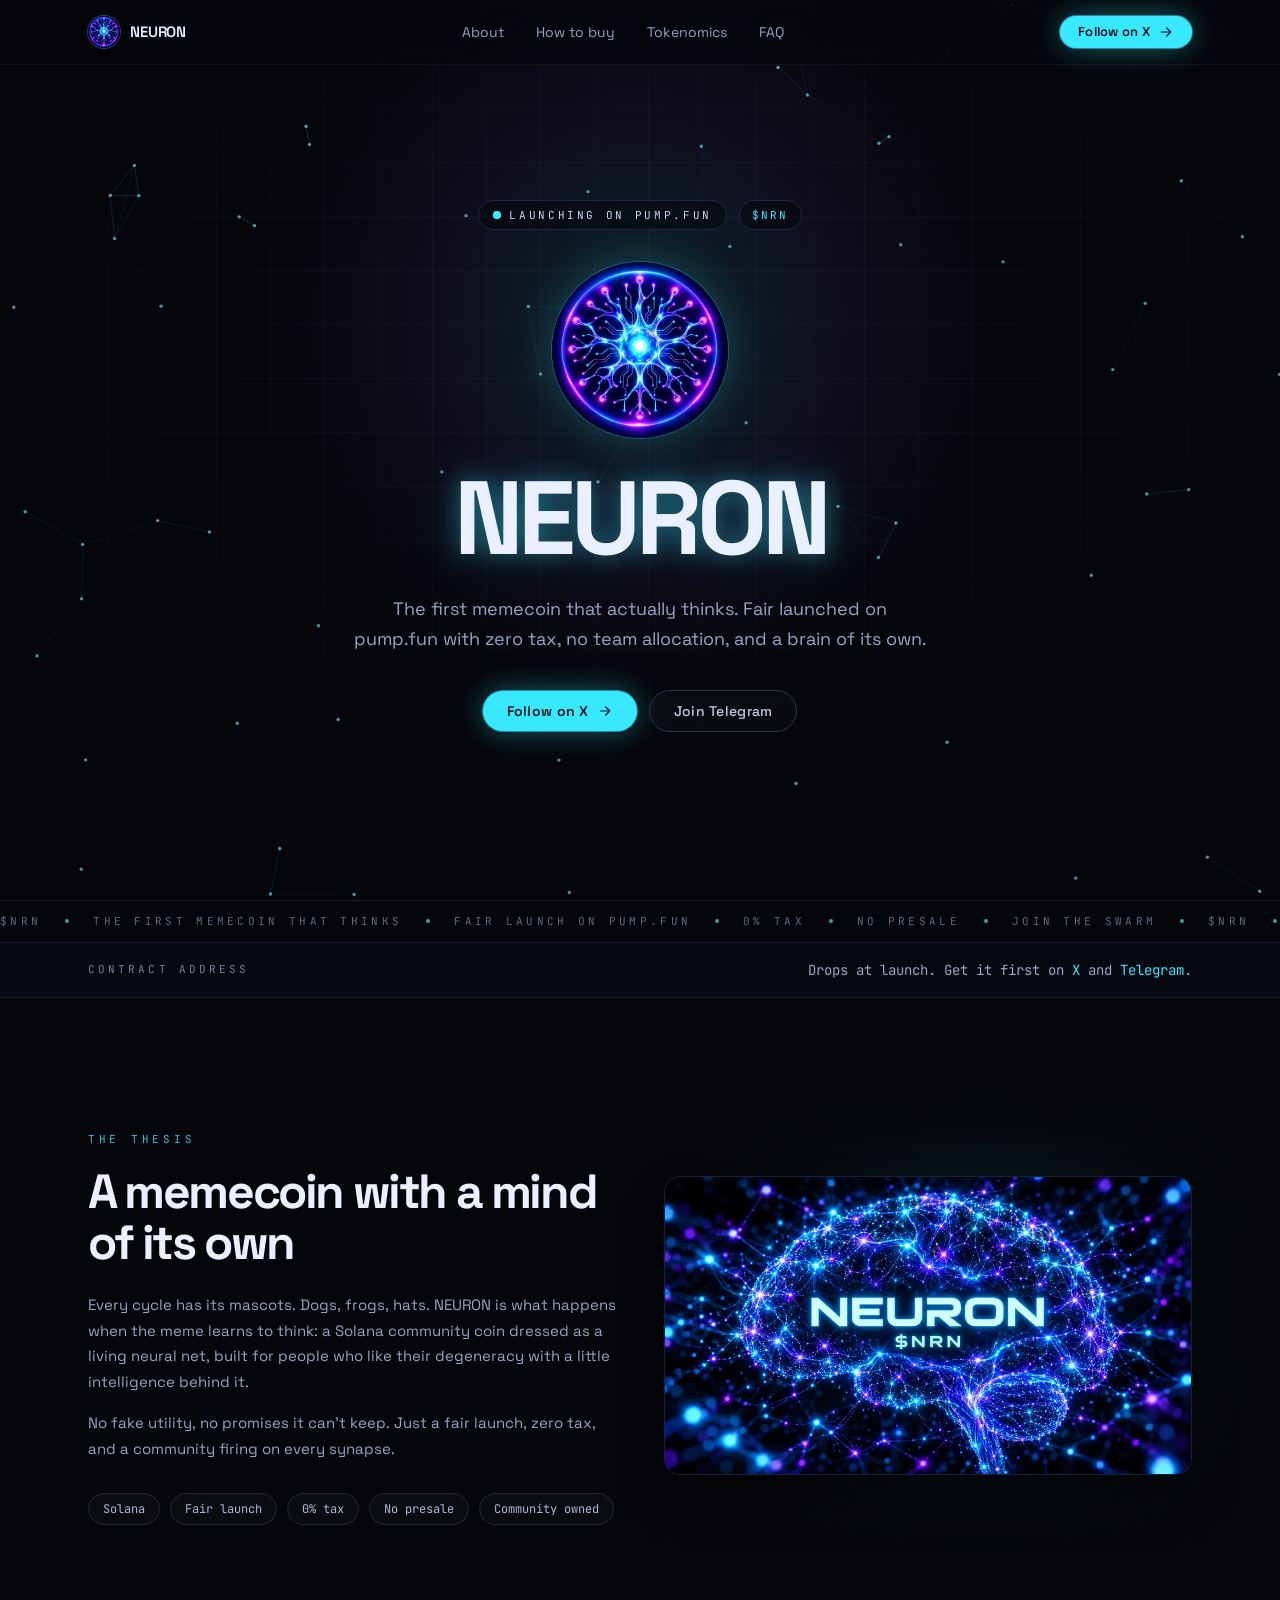
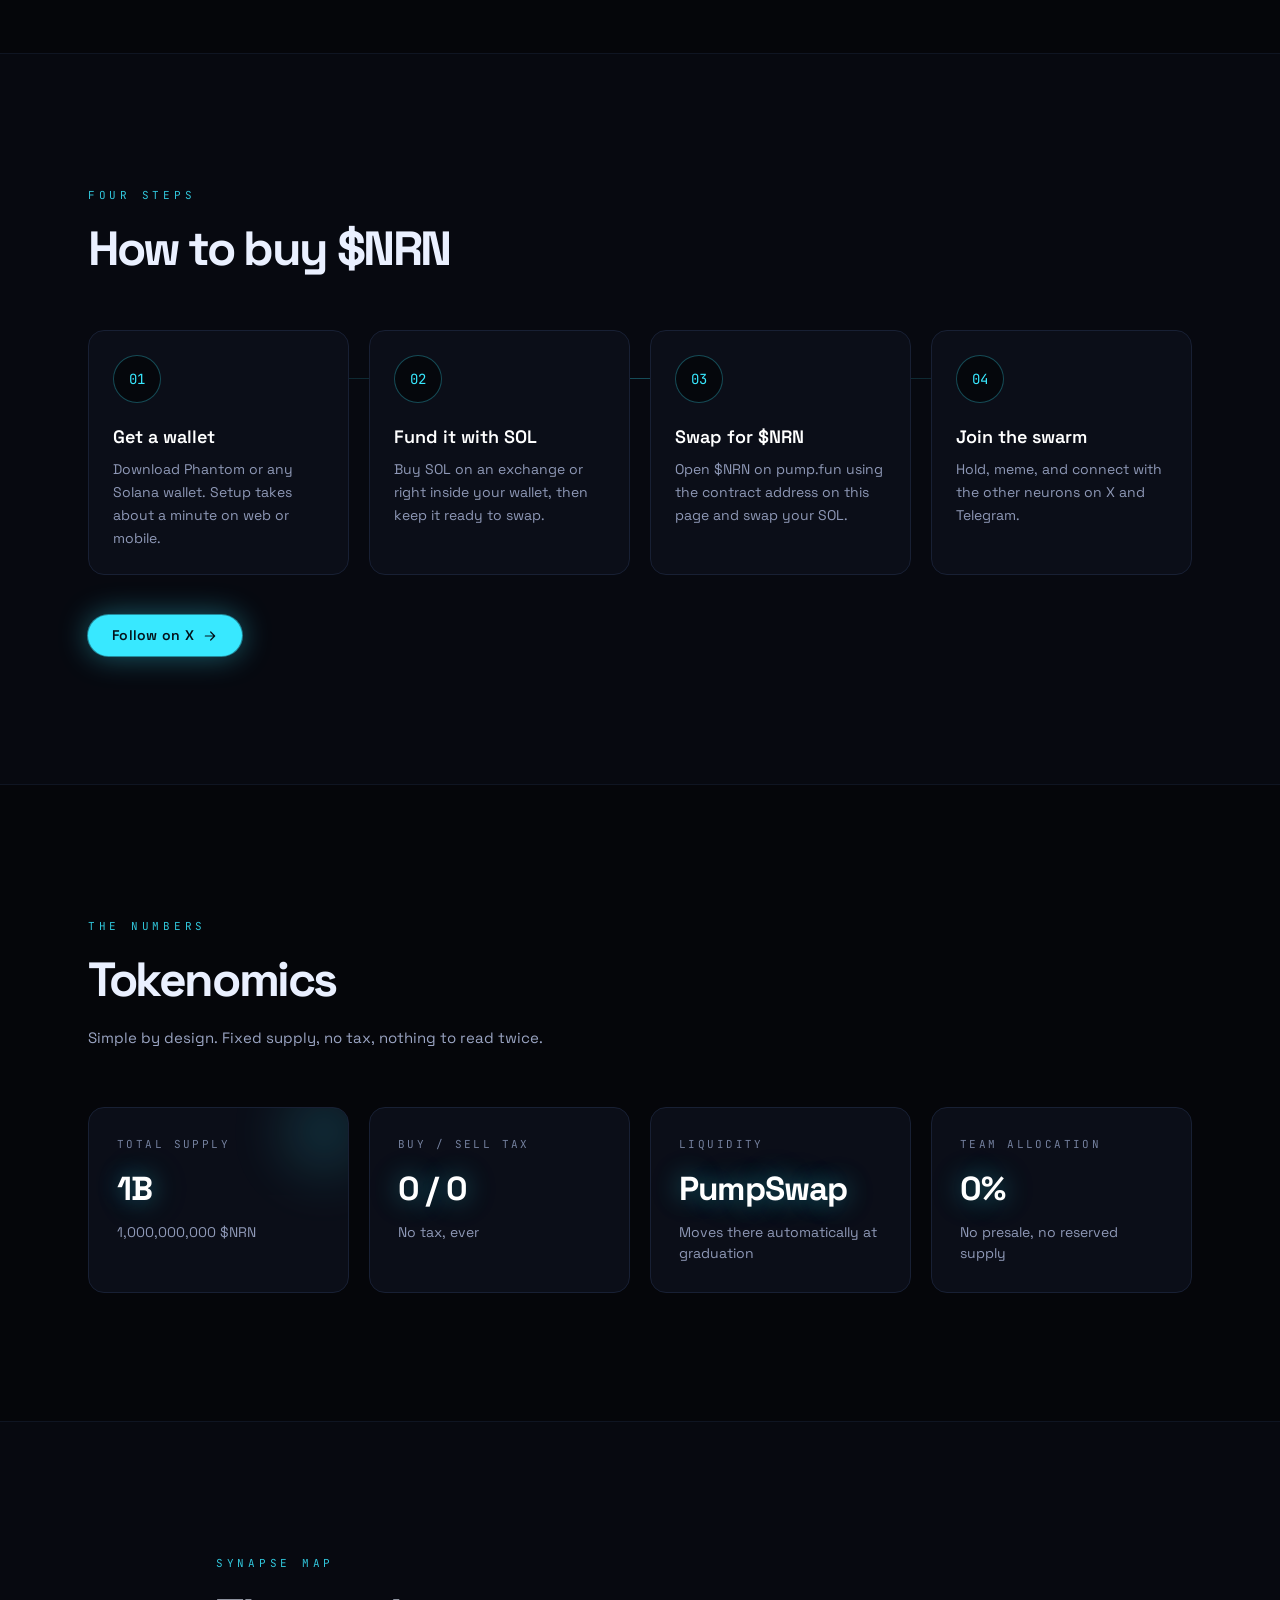
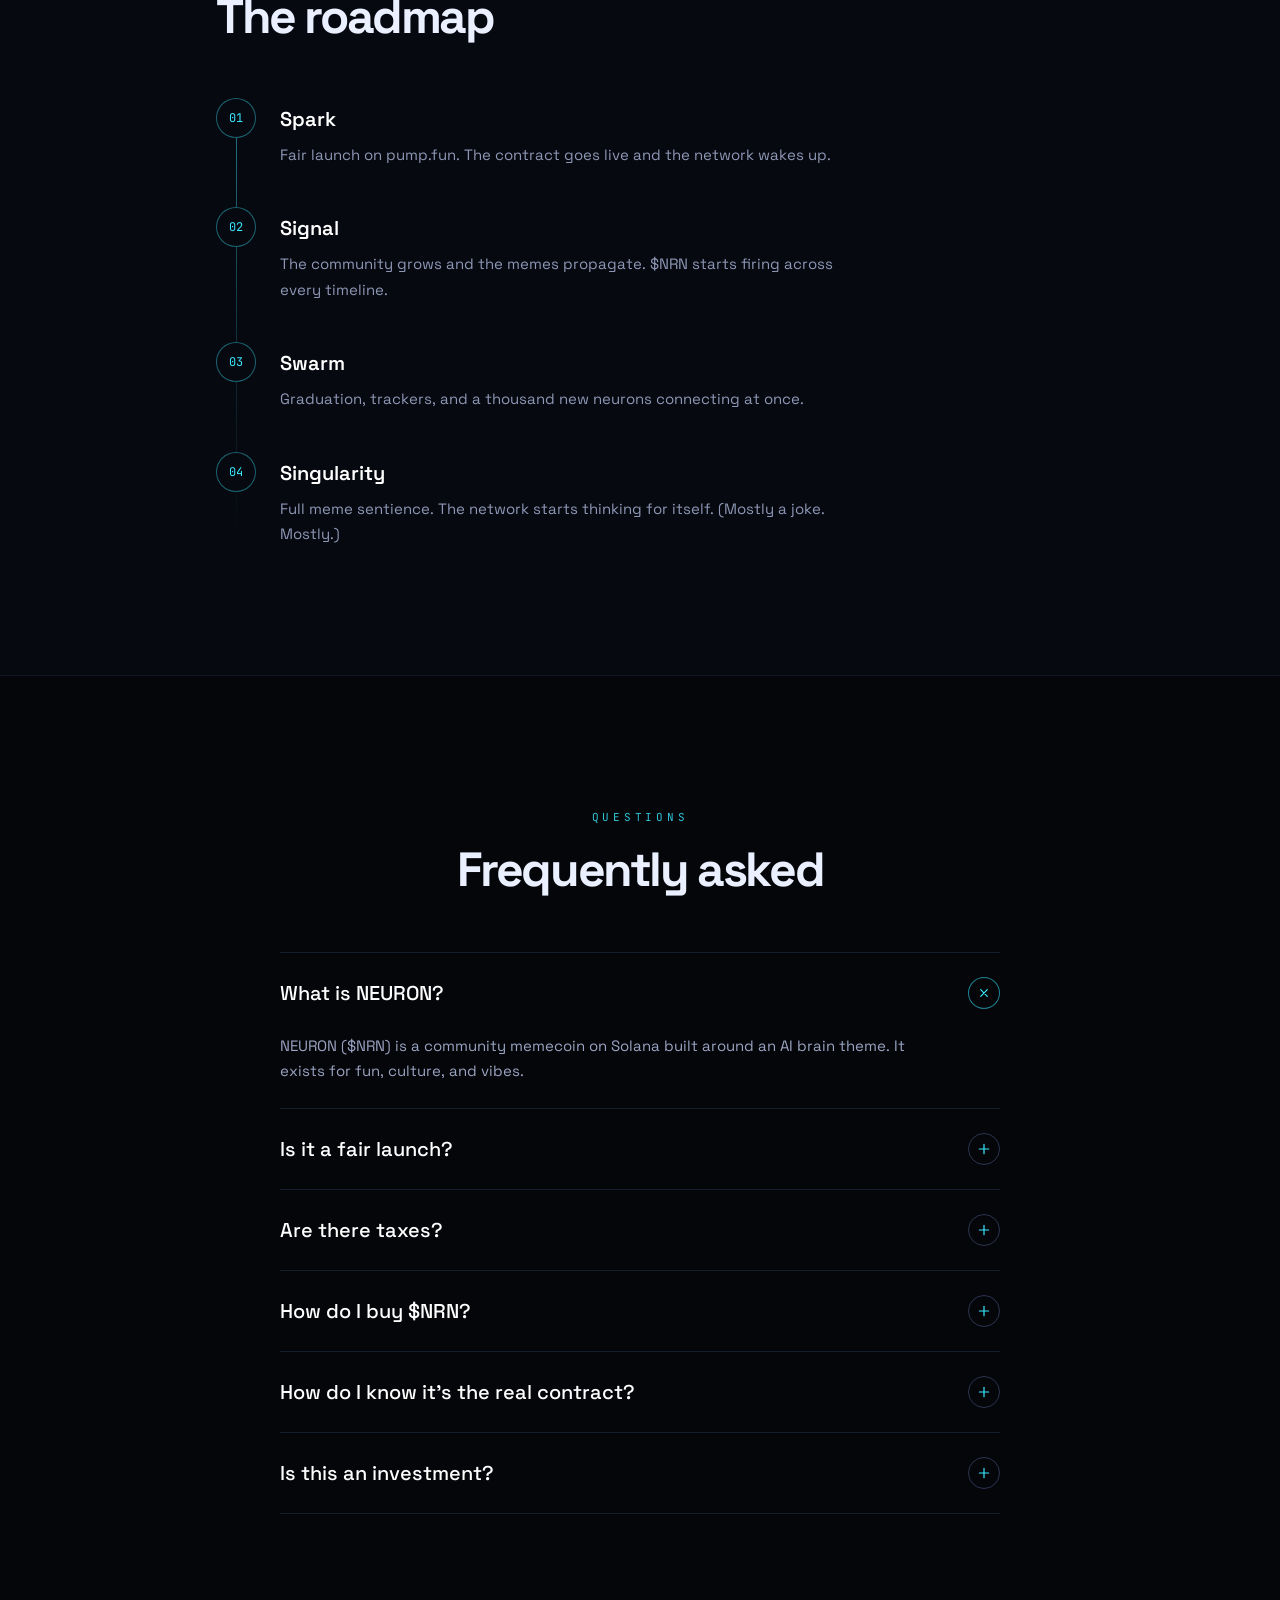
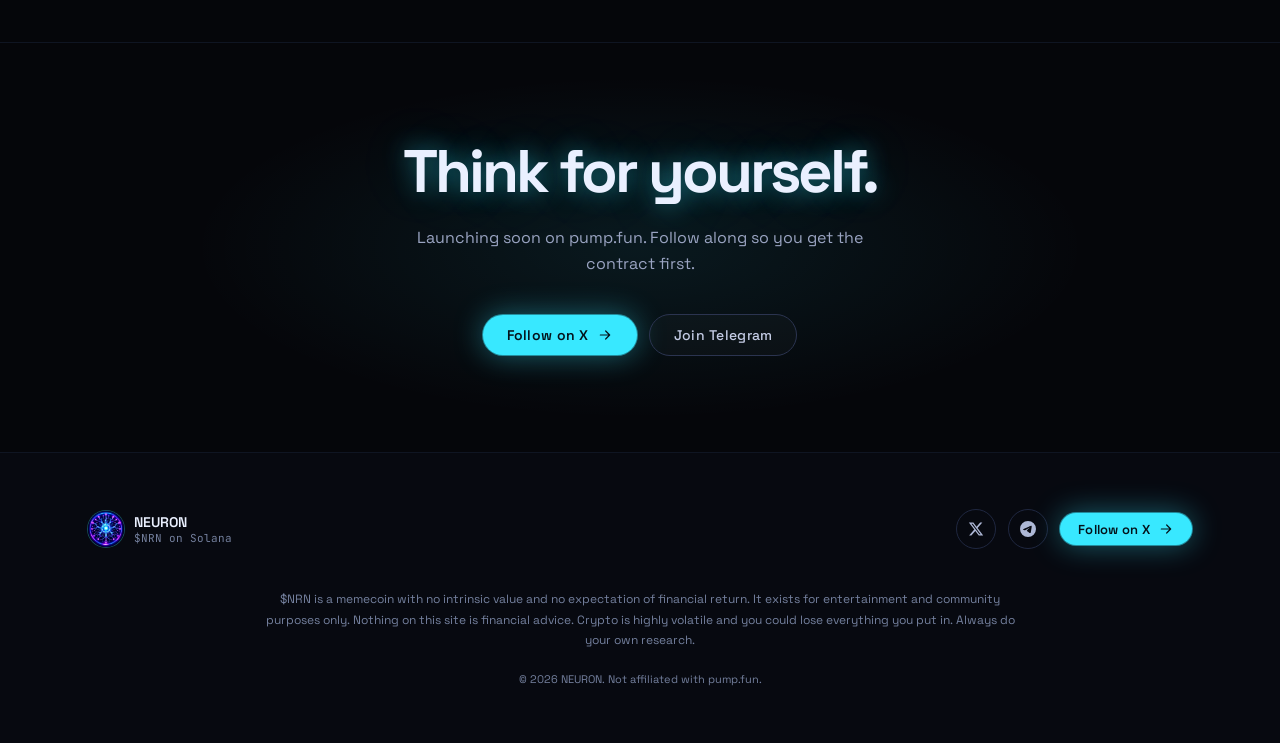
<file: index.html>
<!doctype html>
<html lang="en" class="no-js">
<head>
  <meta charset="utf-8">
  <meta name="viewport" content="width=device-width, initial-scale=1">
  <title>NEURON ($NRN) | The first memecoin that thinks</title>
  <meta name="description" content="NEURON is the AI brain memecoin on Solana. Fair launched on pump.fun with zero tax and no team allocation. Join the swarm.">
  <meta name="theme-color" content="#05060a">
  <meta name="color-scheme" content="dark">
  <link rel="canonical" href="%SITE_URL%/">

  <link rel="icon" href="favicon.ico" sizes="any">
  <link rel="icon" type="image/png" sizes="32x32" href="favicon-32.png">
  <link rel="apple-touch-icon" href="apple-touch-icon.png">

  <!-- Link previews on X, Telegram and Discord. Vercel swaps %SITE_URL% for
       your live domain on every deploy (see build.mjs), so there's nothing to edit. -->
  <meta property="og:type" content="website">
  <meta property="og:site_name" content="NEURON">
  <meta property="og:url" content="%SITE_URL%/">
  <meta property="og:title" content="NEURON ($NRN) | The first memecoin that thinks">
  <meta property="og:description" content="The AI brain memecoin on Solana. Fair launched on pump.fun with zero tax and no team allocation.">
  <meta property="og:image" content="%SITE_URL%/og.jpg">
  <meta property="og:image:width" content="1200">
  <meta property="og:image:height" content="630">
  <meta property="og:image:alt" content="NEURON ($NRN)">
  <meta name="twitter:card" content="summary_large_image">
  <meta name="twitter:title" content="NEURON ($NRN) | The first memecoin that thinks">
  <meta name="twitter:description" content="The AI brain memecoin on Solana. Fair launched on pump.fun with zero tax and no team allocation.">
  <meta name="twitter:image" content="%SITE_URL%/og.jpg">

  <link rel="preconnect" href="https://fonts.googleapis.com">
  <link rel="preconnect" href="https://fonts.gstatic.com" crossorigin>
  <link rel="stylesheet" href="https://fonts.googleapis.com/css2?family=JetBrains+Mono:wght@400;500&family=Space+Grotesk:wght@400;500;600;700&display=swap">
  <link rel="preload" href="logo.webp" as="image" type="image/webp">
  <link rel="stylesheet" href="style.css">

  <script src="config.js"></script>
  <script>
    (function () {
      var d = document.documentElement;
      d.className = d.className.replace("no-js", "js");
      try {
        var c = window.NRN_CONFIG || {};
        if (/[1-9A-HJ-NP-Za-km-z]{32,44}/.test(String(c.contractAddress || ""))) d.className += " is-live";
      } catch (e) {}
    })();
  </script>
</head>
<body>
  <svg width="0" height="0" style="position:absolute" aria-hidden="true" focusable="false">
    <symbol id="i-arrow" viewBox="0 0 24 24"><path d="M5 12h14M13 6l6 6-6 6" fill="none" stroke="currentColor" stroke-width="1.8" stroke-linecap="round" stroke-linejoin="round"/></symbol>
    <symbol id="i-copy" viewBox="0 0 24 24"><rect x="9" y="9" width="11" height="11" rx="2.5" fill="none" stroke="currentColor" stroke-width="1.7"/><path d="M5 15V6a2 2 0 0 1 2-2h9" fill="none" stroke="currentColor" stroke-width="1.7" stroke-linecap="round"/></symbol>
    <symbol id="i-check" viewBox="0 0 24 24"><path d="M5 13l4 4 10-11" fill="none" stroke="currentColor" stroke-width="2" stroke-linecap="round" stroke-linejoin="round"/></symbol>
    <symbol id="i-plus" viewBox="0 0 24 24"><path d="M12 5v14M5 12h14" fill="none" stroke="currentColor" stroke-width="1.8" stroke-linecap="round"/></symbol>
    <symbol id="i-menu" viewBox="0 0 24 24"><path d="M4 7h16M4 12h16M4 17h16" fill="none" stroke="currentColor" stroke-width="1.8" stroke-linecap="round"/></symbol>
    <symbol id="i-close" viewBox="0 0 24 24"><path d="M6 6l12 12M18 6 6 18" fill="none" stroke="currentColor" stroke-width="1.8" stroke-linecap="round"/></symbol>
    <symbol id="i-x" viewBox="0 0 24 24"><path fill="currentColor" d="M18.244 2.25h3.308l-7.227 8.26 8.502 11.24h-6.657l-5.214-6.817L4.99 21.75H1.68l7.73-8.835L1.254 2.25H8.08l4.713 6.231 5.45-6.231Zm-1.161 17.52h1.833L7.084 4.126H5.117L17.083 19.77Z"/></symbol>
    <symbol id="i-tg" viewBox="0 0 24 24"><path fill="currentColor" d="M11.944 0A12 12 0 0 0 0 12a12 12 0 0 0 12 12 12 12 0 0 0 12-12A12 12 0 0 0 12 0a12 12 0 0 0-.056 0zm4.962 7.224c.1-.002.321.023.465.14a.506.506 0 0 1 .171.325c.016.093.036.306.02.472-.18 1.898-.962 6.502-1.36 8.627-.168.9-.499 1.201-.82 1.23-.696.065-1.225-.46-1.9-.902-1.056-.693-1.653-1.124-2.678-1.8-1.185-.78-.417-1.21.258-1.91.177-.184 3.247-2.977 3.307-3.23.007-.032.014-.15-.056-.212s-.174-.041-.249-.024c-.106.024-1.793 1.14-5.061 3.345-.48.33-.913.49-1.302.48-.428-.008-1.252-.241-1.865-.44-.752-.245-1.349-.374-1.297-.789.027-.216.325-.437.893-.663 3.498-1.524 5.83-2.529 6.998-3.014 3.332-1.386 4.025-1.627 4.476-1.635z"/></symbol>
  </svg>

  <a class="skip" href="#main">Skip to content</a>

  <header class="nav">
    <div class="container nav__inner">
      <a href="#top" class="brand" aria-label="NEURON home">
        <img src="logo.webp" alt="" width="32" height="32" class="brand__logo">
        <span class="brand__name">NEURON</span>
      </a>
      <nav class="nav__links" aria-label="Main">
        <a href="#about">About</a>
        <a href="#how">How to buy</a>
        <a href="#tokenomics">Tokenomics</a>
        <a href="#faq">FAQ</a>
      </nav>
      <div class="nav__actions">
        <a class="btn btn--buy btn--sm" data-link-live="buy" data-link-pre="x" href="https://x.com/" target="_blank" rel="noopener noreferrer"><span class="when-live">Buy $NRN</span><span class="when-pre">Follow on X</span><svg aria-hidden="true"><use href="#i-arrow"/></svg></a>
        <button class="nav__toggle" type="button" aria-expanded="false" aria-controls="mobile-menu" aria-label="Open menu">
          <svg class="icon-menu" aria-hidden="true"><use href="#i-menu"/></svg>
          <svg class="icon-close" aria-hidden="true"><use href="#i-close"/></svg>
        </button>
      </div>
    </div>
    <nav class="mobile-menu" id="mobile-menu" aria-label="Mobile" hidden>
      <a href="#about">About</a>
      <a href="#how">How to buy</a>
      <a href="#tokenomics">Tokenomics</a>
      <a href="#faq">FAQ</a>
    </nav>
  </header>

  <main id="main">
    <section class="hero" id="top">
      <canvas class="hero__canvas" id="neural" aria-hidden="true"></canvas>
      <div class="hero__grid" aria-hidden="true"></div>
      <div class="hero__glow" aria-hidden="true"></div>

      <div class="container hero__content">
        <div class="hero__badges rise" style="--d:.05s">
          <span class="badge mono"><span class="dot" aria-hidden="true"><span class="dot__ring"></span><span class="dot__core"></span></span><span class="when-live">Live on pump.fun</span><span class="when-pre">Launching on pump.fun</span></span>
          <span class="badge badge--ticker mono">$NRN</span>
        </div>

        <div class="hero__logo rise" style="--d:.12s">
          <img src="logo.webp" alt="NEURON logo" width="176" height="176" class="float ring" fetchpriority="high">
        </div>

        <h1 class="hero__title glow rise" style="--d:.18s">NEURON</h1>

        <p class="hero__sub rise" style="--d:.26s">The first memecoin that actually thinks. Fair launched on pump.fun with zero tax, no team allocation, and a brain of its own.</p>

        <div class="hero__ctas rise" style="--d:.34s">
          <a class="btn btn--buy" data-link-live="buy" data-link-pre="x" href="https://x.com/" target="_blank" rel="noopener noreferrer"><span class="when-live">Buy $NRN</span><span class="when-pre">Follow on X</span><svg aria-hidden="true"><use href="#i-arrow"/></svg></a>
          <a class="btn btn--ghost" data-link-live="chart" data-link-pre="telegram" href="https://t.me/" target="_blank" rel="noopener noreferrer"><span class="when-live">View chart</span><span class="when-pre">Join Telegram</span></a>
        </div>

        <button class="hero__ca mono rise" style="--d:.42s" type="button" data-copy-ca>
          <span class="hero__ca-k">CA</span>
          <span data-ca-short></span>
          <svg class="icon-copy" aria-hidden="true"><use href="#i-copy"/></svg>
          <svg class="icon-check" aria-hidden="true"><use href="#i-check"/></svg>
          <span class="sr-only">Copy contract address</span>
        </button>
      </div>
    </section>

    <div class="ticker" aria-hidden="true">
      <div class="ticker__track">
        <div class="ticker__group">
          <span class="ticker__item">$NRN</span>
          <span class="ticker__item">The first memecoin that thinks</span>
          <span class="ticker__item">Fair launch on pump.fun</span>
          <span class="ticker__item">0% tax</span>
          <span class="ticker__item">No presale</span>
          <span class="ticker__item">Join the swarm</span>
          <span class="ticker__item">$NRN</span>
          <span class="ticker__item">The first memecoin that thinks</span>
          <span class="ticker__item">Fair launch on pump.fun</span>
          <span class="ticker__item">0% tax</span>
          <span class="ticker__item">No presale</span>
          <span class="ticker__item">Join the swarm</span>
        </div>
        <div class="ticker__group">
          <span class="ticker__item">$NRN</span>
          <span class="ticker__item">The first memecoin that thinks</span>
          <span class="ticker__item">Fair launch on pump.fun</span>
          <span class="ticker__item">0% tax</span>
          <span class="ticker__item">No presale</span>
          <span class="ticker__item">Join the swarm</span>
          <span class="ticker__item">$NRN</span>
          <span class="ticker__item">The first memecoin that thinks</span>
          <span class="ticker__item">Fair launch on pump.fun</span>
          <span class="ticker__item">0% tax</span>
          <span class="ticker__item">No presale</span>
          <span class="ticker__item">Join the swarm</span>
        </div>
      </div>
    </div>

    <div class="ca">
      <div class="container ca__inner">
        <span class="ca__label mono">Contract address</span>
        <button class="ca__btn mono" type="button" data-copy-ca>
          <span class="ca__full" data-ca-full></span>
          <span class="ca__short" data-ca-short></span>
          <svg class="icon-copy" aria-hidden="true"><use href="#i-copy"/></svg>
          <svg class="icon-check" aria-hidden="true"><use href="#i-check"/></svg>
          <span class="sr-only">Copy contract address</span>
        </button>
        <p class="ca__pending mono">Drops at launch. Get it first on <a data-link="x" href="https://x.com/" target="_blank" rel="noopener noreferrer">X</a> and <a data-link="telegram" href="https://t.me/" target="_blank" rel="noopener noreferrer">Telegram</a>.</p>
        <span class="sr-only" id="ca-status" aria-live="polite"></span>
      </div>
    </div>

    <section class="section" id="about">
      <div class="container about">
        <div class="reveal">
          <span class="eyebrow">The thesis</span>
          <h2 class="h2">A memecoin with a mind of its own</h2>
          <p class="lead">Every cycle has its mascots. Dogs, frogs, hats. NEURON is what happens when the meme learns to think: a Solana community coin dressed as a living neural net, built for people who like their degeneracy with a little intelligence behind it.</p>
          <p class="lead">No fake utility, no promises it can't keep. Just a fair launch, zero tax, and a community firing on every synapse.</p>
          <ul class="chips">
            <li class="chip">Solana</li>
            <li class="chip">Fair launch</li>
            <li class="chip">0% tax</li>
            <li class="chip">No presale</li>
            <li class="chip">Community owned</li>
          </ul>
        </div>
        <figure class="about__media reveal">
          <img src="banner-1600.webp" srcset="banner-960.webp 960w, banner-1600.webp 1600w" sizes="(min-width: 1024px) 528px, calc(100vw - 40px)" alt="NEURON artwork: a glowing neural network shaped like a brain" width="1600" height="900" loading="lazy" decoding="async">
        </figure>
      </div>
    </section>

    <section class="section section--alt" id="how">
      <div class="container">
        <div class="section__head reveal">
          <span class="eyebrow">Four steps</span>
          <h2 class="h2">How to buy $NRN</h2>
        </div>
        <div class="steps-wrap">
          <div class="steps__line" aria-hidden="true"></div>
          <ol class="steps">
            <li class="card reveal">
              <span class="step__num mono" aria-hidden="true">01</span>
              <h3>Get a wallet</h3>
              <p>Download Phantom or any Solana wallet. Setup takes about a minute on web or mobile.</p>
            </li>
            <li class="card reveal" style="--delay:.06s">
              <span class="step__num mono" aria-hidden="true">02</span>
              <h3>Fund it with SOL</h3>
              <p>Buy SOL on an exchange or right inside your wallet, then keep it ready to swap.</p>
            </li>
            <li class="card reveal" style="--delay:.12s">
              <span class="step__num mono" aria-hidden="true">03</span>
              <h3>Swap for $NRN</h3>
              <p>Open $NRN on pump.fun using the contract address on this page and swap your SOL.</p>
            </li>
            <li class="card reveal" style="--delay:.18s">
              <span class="step__num mono" aria-hidden="true">04</span>
              <h3>Join the swarm</h3>
              <p>Hold, meme, and connect with the other neurons on X and Telegram.</p>
            </li>
          </ol>
        </div>
        <div class="after-cta reveal">
          <a class="btn btn--buy" data-link-live="buy" data-link-pre="x" href="https://x.com/" target="_blank" rel="noopener noreferrer"><span class="when-live">Buy $NRN</span><span class="when-pre">Follow on X</span><svg aria-hidden="true"><use href="#i-arrow"/></svg></a>
        </div>
      </div>
    </section>

    <section class="section" id="tokenomics">
      <div class="container">
        <div class="section__head reveal">
          <span class="eyebrow">The numbers</span>
          <h2 class="h2">Tokenomics</h2>
          <p class="lead">Simple by design. Fixed supply, no tax, nothing to read twice.</p>
        </div>
        <div class="stats">
          <div class="card stat stat--hot reveal">
            <div class="stat__k mono">Total supply</div>
            <div class="stat__v glow">1B</div>
            <div class="stat__sub">1,000,000,000 $NRN</div>
          </div>
          <div class="card stat reveal" style="--delay:.06s">
            <div class="stat__k mono">Buy / sell tax</div>
            <div class="stat__v glow">0 / 0</div>
            <div class="stat__sub">No tax, ever</div>
          </div>
          <div class="card stat reveal" style="--delay:.12s">
            <div class="stat__k mono">Liquidity</div>
            <div class="stat__v glow">PumpSwap</div>
            <div class="stat__sub">Moves there automatically at graduation</div>
          </div>
          <div class="card stat reveal" style="--delay:.18s">
            <div class="stat__k mono">Team allocation</div>
            <div class="stat__v glow">0%</div>
            <div class="stat__sub">No presale, no reserved supply</div>
          </div>
        </div>
      </div>
    </section>

    <section class="section section--alt" id="roadmap">
      <div class="container container--narrow">
        <div class="section__head reveal">
          <span class="eyebrow">Synapse map</span>
          <h2 class="h2">The roadmap</h2>
        </div>
        <ol class="timeline">
          <li class="phase reveal">
            <span class="phase__num mono" aria-hidden="true">01</span>
            <div>
              <h3>Spark</h3>
              <p>Fair launch on pump.fun. The contract goes live and the network wakes up.</p>
            </div>
          </li>
          <li class="phase reveal">
            <span class="phase__num mono" aria-hidden="true">02</span>
            <div>
              <h3>Signal</h3>
              <p>The community grows and the memes propagate. $NRN starts firing across every timeline.</p>
            </div>
          </li>
          <li class="phase reveal">
            <span class="phase__num mono" aria-hidden="true">03</span>
            <div>
              <h3>Swarm</h3>
              <p>Graduation, trackers, and a thousand new neurons connecting at once.</p>
            </div>
          </li>
          <li class="phase reveal">
            <span class="phase__num mono" aria-hidden="true">04</span>
            <div>
              <h3>Singularity</h3>
              <p>Full meme sentience. The network starts thinking for itself. (Mostly a joke. Mostly.)</p>
            </div>
          </li>
        </ol>
      </div>
    </section>

    <section class="section" id="faq">
      <div class="container container--faq">
        <div class="section__head section__head--center reveal">
          <span class="eyebrow">Questions</span>
          <h2 class="h2">Frequently asked</h2>
        </div>
        <div class="faq">
          <details class="reveal" name="faq" open>
            <summary>What is NEURON?<span class="faq__icon" aria-hidden="true"><svg><use href="#i-plus"/></svg></span></summary>
            <p class="faq__a">NEURON ($NRN) is a community memecoin on Solana built around an AI brain theme. It exists for fun, culture, and vibes.</p>
          </details>
          <details class="reveal" name="faq">
            <summary>Is it a fair launch?<span class="faq__icon" aria-hidden="true"><svg><use href="#i-plus"/></svg></span></summary>
            <p class="faq__a">Yes. $NRN launches on pump.fun with no presale and no team allocation. Everyone buys from the same open bonding curve.</p>
          </details>
          <details class="reveal" name="faq">
            <summary>Are there taxes?<span class="faq__icon" aria-hidden="true"><svg><use href="#i-plus"/></svg></span></summary>
            <p class="faq__a">No. $NRN has zero buy and sell tax. The only fees are pump.fun's standard trading fees.</p>
          </details>
          <details class="reveal" name="faq">
            <summary>How do I buy $NRN?<span class="faq__icon" aria-hidden="true"><svg><use href="#i-plus"/></svg></span></summary>
            <p class="faq__a">Get a Solana wallet, fund it with SOL, then swap for $NRN on pump.fun using the contract address shown on this site.</p>
          </details>
          <details class="reveal" name="faq">
            <summary>How do I know it's the real contract?<span class="faq__icon" aria-hidden="true"><svg><use href="#i-plus"/></svg></span></summary>
            <p class="faq__a">Only trust the address on this site and in the pinned posts on our X and Telegram. Copycat tokens with the same name are common, so check before you buy.</p>
          </details>
          <details class="reveal" name="faq">
            <summary>Is this an investment?<span class="faq__icon" aria-hidden="true"><svg><use href="#i-plus"/></svg></span></summary>
            <p class="faq__a">No. $NRN has no intrinsic value and no promise of returns. Only spend what you're happy to lose, and always do your own research.</p>
          </details>
        </div>
      </div>
    </section>

    <section class="band">
      <div class="container band__inner reveal">
        <h2 class="band__title glow">Think for yourself.</h2>
        <p class="band__text"><span class="when-live">Grab a wallet, swap some SOL, and join the swarm.</span><span class="when-pre">Launching soon on pump.fun. Follow along so you get the contract first.</span></p>
        <div class="band__ctas">
          <a class="btn btn--buy" data-link-live="buy" data-link-pre="x" href="https://x.com/" target="_blank" rel="noopener noreferrer"><span class="when-live">Buy $NRN</span><span class="when-pre">Follow on X</span><svg aria-hidden="true"><use href="#i-arrow"/></svg></a>
          <a class="btn btn--ghost" data-link-live="x" data-link-pre="telegram" href="https://t.me/" target="_blank" rel="noopener noreferrer"><span class="when-live">Follow on X</span><span class="when-pre">Join Telegram</span></a>
        </div>
      </div>
    </section>
  </main>

  <footer class="footer">
    <div class="container">
      <div class="footer__top">
        <a href="#top" class="footer__brand" aria-label="NEURON, back to top">
          <img src="logo.webp" alt="" width="36" height="36" loading="lazy">
          <span>
            <span class="footer__name">NEURON</span>
            <span class="footer__meta mono">$NRN on Solana</span>
          </span>
        </a>
        <div class="footer__links">
          <a class="social" data-link="x" href="https://x.com/" target="_blank" rel="noopener noreferrer" aria-label="NEURON on X"><svg aria-hidden="true"><use href="#i-x"/></svg></a>
          <a class="social" data-link="telegram" href="https://t.me/" target="_blank" rel="noopener noreferrer" aria-label="NEURON on Telegram"><svg aria-hidden="true"><use href="#i-tg"/></svg></a>
          <a class="btn btn--buy btn--sm" data-link-live="buy" data-link-pre="x" href="https://x.com/" target="_blank" rel="noopener noreferrer"><span class="when-live">Buy $NRN</span><span class="when-pre">Follow on X</span><svg aria-hidden="true"><use href="#i-arrow"/></svg></a>
        </div>
      </div>
      <p class="disclaimer">$NRN is a memecoin with no intrinsic value and no expectation of financial return. It exists for entertainment and community purposes only. Nothing on this site is financial advice. Crypto is highly volatile and you could lose everything you put in. Always do your own research.</p>
      <p class="copyright">&copy; <span id="year">2026</span> NEURON. Not affiliated with pump.fun.</p>
    </div>
  </footer>

  <script src="main.js"></script>
</body>
</html>
</file>
<file: style.css>
/* NEURON ($NRN) site styles */

:root {
  --bg: #05060a;
  --bg-2: #070910;
  --panel: #0b0e18;
  --line: #141a2c;
  --line-2: #182034;
  --line-3: #1f2740;
  --line-4: #2b3450;
  --cyan: #38e8ff;
  --cyan-ink: #04121a;
  --lime: #c6ff3c;
  --text: #eaf0ff;
  --muted: #9aa4c2;
  --muted-2: #8e98b6;
  --dim: #74809e;
  --radius: 16px;
  --gutter: 20px;
  --ease: cubic-bezier(.2, .8, .2, 1);
  --font: "Space Grotesk", system-ui, -apple-system, "Segoe UI", Roboto, sans-serif;
  --mono: "JetBrains Mono", ui-monospace, SFMono-Regular, Menlo, Consolas, monospace;
}

/* Base */
*, *::before, *::after { box-sizing: border-box; }
[hidden] { display: none !important; }
html { scroll-behavior: smooth; -webkit-text-size-adjust: 100%; text-size-adjust: 100%; }
body {
  margin: 0;
  background: var(--bg);
  color: var(--text);
  font-family: var(--font);
  font-size: 16px;
  line-height: 1.5;
  -webkit-font-smoothing: antialiased;
  -moz-osx-font-smoothing: grayscale;
  overflow-x: hidden;
}
img, svg { display: block; }
img { max-width: 100%; height: auto; }
a { color: inherit; text-decoration: none; }
h1, h2, h3, p, ol, ul, figure { margin: 0; }
ol, ul { padding: 0; list-style: none; }
button { font: inherit; color: inherit; background: none; border: 0; padding: 0; cursor: pointer; }
::selection { background: var(--cyan); color: var(--cyan-ink); }
:focus-visible { outline: 2px solid var(--cyan); outline-offset: 3px; }
::-webkit-scrollbar { width: 10px; }
::-webkit-scrollbar-track { background: var(--bg); }
::-webkit-scrollbar-thumb { background: #1b2238; border: 2px solid var(--bg); border-radius: 10px; }
::-webkit-scrollbar-thumb:hover { background: #273152; }

.mono { font-family: var(--mono); }
.sr-only { position: absolute; width: 1px; height: 1px; padding: 0; margin: -1px; overflow: hidden; clip: rect(0 0 0 0); white-space: nowrap; border: 0; }
.container { width: 100%; max-width: 72rem; margin-inline: auto; padding-inline: var(--gutter); }
.container--narrow { max-width: 56rem; }
.container--faq { max-width: 48rem; }
.glow { text-shadow: 0 0 24px rgba(56, 232, 255, .45), 0 0 64px rgba(56, 232, 255, .18); }
.skip { position: fixed; top: -64px; left: 12px; z-index: 100; padding: 10px 16px; border-radius: 999px; background: var(--cyan); color: var(--cyan-ink); font-weight: 600; transition: top .2s; }
.skip:focus { top: 12px; }

/* Launch state. .is-live is set from config.js before the page paints. */
.when-live { display: none; }
.is-live .when-live { display: inline; }
.is-live .when-pre { display: none; }

/* Buttons */
.btn {
  display: inline-flex; align-items: center; justify-content: center; gap: 8px;
  padding: 12px 24px; border-radius: 999px;
  font-size: 14px; font-weight: 600; line-height: 1.2; letter-spacing: .02em; white-space: nowrap;
  transition: transform .2s var(--ease), box-shadow .2s ease, border-color .2s ease, color .2s ease;
}
.btn svg { width: 16px; height: 16px; flex-shrink: 0; transition: transform .2s var(--ease); }
.btn:active { transform: scale(.98); }
.btn--buy {
  background: var(--cyan); color: var(--cyan-ink);
  box-shadow: 0 0 30px rgba(56, 232, 255, .4), 0 0 0 1px rgba(56, 232, 255, .5);
}
.btn--buy:hover { transform: scale(1.03); box-shadow: 0 0 46px rgba(56, 232, 255, .55), 0 0 0 1px rgba(56, 232, 255, .75); }
.btn--buy:hover svg { transform: translateX(2px); }
.btn--buy:active { transform: scale(.98); }
.btn--ghost { border: 1px solid var(--line-4); background: rgba(255, 255, 255, .02); color: #c3cbe4; font-weight: 500; }
.btn--ghost:hover { border-color: rgba(56, 232, 255, .6); color: #fff; }
.btn--sm { padding: 8px 18px; font-size: 13px; }

/* Copy-the-contract buttons */
[data-copy-ca] svg { width: 16px; height: 16px; flex-shrink: 0; }
[data-copy-ca] .icon-copy { color: var(--dim); transition: color .2s ease; }
[data-copy-ca]:hover .icon-copy { color: var(--cyan); }
[data-copy-ca] .icon-check { display: none; color: var(--lime); }
[data-copy-ca].is-copied .icon-copy { display: none; }
[data-copy-ca].is-copied .icon-check { display: block; }

/* Nav */
.nav {
  position: fixed; top: 0; left: 0; right: 0; z-index: 50;
  background: rgba(5, 6, 10, .72);
  -webkit-backdrop-filter: blur(18px) saturate(140%);
  backdrop-filter: blur(18px) saturate(140%);
  border-bottom: 1px solid rgba(255, 255, 255, .06);
}
.nav__inner { display: flex; align-items: center; justify-content: space-between; gap: 16px; height: 64px; }
.brand { display: flex; align-items: center; gap: 10px; }
.brand__logo { width: 32px; height: 32px; border-radius: 50%; box-shadow: 0 0 0 1px rgba(56, 232, 255, .3); }
.brand__name { font-size: 15px; font-weight: 600; letter-spacing: -.01em; }
.nav__links { display: none; align-items: center; gap: 32px; }
.nav__links a { font-size: 14px; color: #97a1bf; transition: color .2s ease; }
.nav__links a:hover { color: #fff; }
.nav__actions { display: flex; align-items: center; gap: 10px; }
.nav__toggle {
  display: grid; place-items: center; width: 40px; height: 40px; border-radius: 50%;
  border: 1px solid var(--line-3); color: #c3cbe4; transition: border-color .2s ease, color .2s ease;
}
.nav__toggle:hover { border-color: rgba(56, 232, 255, .6); color: #fff; }
.nav__toggle svg { width: 20px; height: 20px; }
.nav__toggle .icon-close { display: none; }
.nav__toggle[aria-expanded="true"] .icon-menu { display: none; }
.nav__toggle[aria-expanded="true"] .icon-close { display: block; }
.mobile-menu { padding: 4px var(--gutter) 12px; background: rgba(5, 6, 10, .9); border-top: 1px solid rgba(255, 255, 255, .06); }
.mobile-menu a { display: block; padding: 14px 0; font-size: 16px; color: #c3cbe4; border-bottom: 1px solid var(--line); }
.mobile-menu a:last-child { border-bottom: 0; }

/* Hero */
.hero {
  position: relative; isolation: isolate; overflow: hidden;
  display: flex; align-items: center; justify-content: center;
  min-height: 100vh; min-height: 100svh;
  padding: 104px 0 72px;
}
.hero__canvas { position: absolute; inset: 0; z-index: -1; width: 100%; height: 100%; opacity: .7; }
.hero__grid {
  position: absolute; inset: 0; z-index: -1; opacity: .4; pointer-events: none;
  background-image:
    linear-gradient(rgba(120, 140, 190, .14) 1px, transparent 1px),
    linear-gradient(90deg, rgba(120, 140, 190, .14) 1px, transparent 1px);
  background-size: 54px 54px;
  -webkit-mask-image: radial-gradient(ellipse 80% 60% at 50% 38%, #000 35%, transparent 100%);
  mask-image: radial-gradient(ellipse 80% 60% at 50% 38%, #000 35%, transparent 100%);
}
.hero__glow {
  position: absolute; left: 50%; top: 36%; z-index: -1;
  width: 46rem; height: 46rem; max-width: 160vw; max-height: 160vw;
  transform: translate(-50%, -50%); border-radius: 50%; pointer-events: none;
  background: radial-gradient(circle, rgba(56, 232, 255, .14), rgba(139, 92, 255, .08) 40%, transparent 70%);
}
.hero__content { position: relative; max-width: 48rem; display: flex; flex-direction: column; align-items: center; text-align: center; }
.hero__badges { display: flex; flex-wrap: wrap; align-items: center; justify-content: center; gap: 12px; margin-bottom: 32px; }
.badge {
  display: inline-flex; align-items: center; gap: 8px;
  padding: 6px 14px; border-radius: 999px; border: 1px solid var(--line-3); background: rgba(0, 0, 0, .4);
  font-size: 11px; letter-spacing: .24em; text-transform: uppercase; color: #c9d4ef;
}
.badge--ticker { padding: 6px 12px; letter-spacing: .2em; color: var(--cyan); }
.dot { position: relative; display: inline-block; width: 8px; height: 8px; flex-shrink: 0; }
.dot__ring, .dot__core { position: absolute; inset: 0; border-radius: 50%; }
.dot__ring { background: rgba(56, 232, 255, .7); }
.dot__core { background: var(--cyan); }
.is-live .dot__ring { background: rgba(198, 255, 60, .7); }
.is-live .dot__core { background: var(--lime); }
.hero__logo { margin-bottom: 28px; }
.hero__logo img { width: 144px; height: 144px; border-radius: 50%; }
.ring { box-shadow: 0 0 0 1px rgba(56, 232, 255, .28), 0 0 44px rgba(56, 232, 255, .22); }
.hero__title { font-size: clamp(3.5rem, 12vw, 6.5rem); font-weight: 700; line-height: 1; letter-spacing: -.05em; }
.hero__sub { max-width: 36rem; margin-top: 24px; font-size: 1rem; line-height: 1.65; color: var(--muted); }
.hero__ctas { display: flex; flex-direction: column; align-items: center; gap: 12px; margin-top: 36px; }
.hero__ca {
  display: none; align-items: center; gap: 10px; max-width: 100%; margin-top: 22px;
  padding: 8px 14px; border-radius: 999px; border: 1px solid var(--line-3); background: rgba(0, 0, 0, .45);
  font-size: 13px; color: #cfe9ff; transition: border-color .2s ease;
}
.is-live .hero__ca { display: inline-flex; }
.hero__ca:hover { border-color: rgba(56, 232, 255, .6); }
.hero__ca-k { font-size: 11px; letter-spacing: .22em; color: var(--dim); }

/* Ticker */
.ticker { position: relative; overflow: hidden; padding: 12px 0; background: var(--bg); border-top: 1px solid var(--line); border-bottom: 1px solid var(--line); }
.ticker__track { display: flex; width: max-content; }
.ticker__group { display: flex; flex-shrink: 0; align-items: center; }
.ticker__item {
  display: inline-flex; align-items: center; gap: 24px; margin-right: 24px;
  font-family: var(--mono); font-size: 11px; letter-spacing: .3em; text-transform: uppercase; white-space: nowrap; color: #5d6886;
}
.ticker__item::after { content: ""; width: 4px; height: 4px; border-radius: 50%; background: rgba(56, 232, 255, .7); }

/* Contract bar */
.ca { position: relative; background: var(--bg-2); border-bottom: 1px solid var(--line); }
.ca__inner { display: flex; flex-direction: column; align-items: center; justify-content: space-between; gap: 12px; padding-top: 16px; padding-bottom: 16px; }
.ca__label { font-size: 11px; letter-spacing: .28em; text-transform: uppercase; color: var(--dim); }
.ca__btn {
  display: none; align-items: center; gap: 12px; max-width: 100%;
  padding: 8px 16px; border-radius: 999px; border: 1px solid #222a3d; background: rgba(0, 0, 0, .4);
  font-size: 14px; color: #cfe9ff; transition: border-color .2s ease;
}
.is-live .ca__btn { display: inline-flex; }
.is-live .ca__pending { display: none; }
.ca__btn:hover { border-color: rgba(56, 232, 255, .6); }
.ca__full { display: none; }
.ca__pending { font-size: 14px; line-height: 1.6; text-align: center; color: var(--muted); }
.ca__pending a { color: var(--cyan); }
.ca__pending a:hover { text-decoration: underline; }

/* Sections */
.section { position: relative; padding: 96px 0; scroll-margin-top: 64px; }
.section--alt { background: var(--bg-2); border-top: 1px solid #0f1522; border-bottom: 1px solid #0f1522; }
.section__head { max-width: 42rem; margin-bottom: 56px; }
.section__head--center { margin-inline: auto; text-align: center; }
.eyebrow { display: inline-block; margin-bottom: 20px; font-family: var(--mono); font-size: 11px; letter-spacing: .34em; text-transform: uppercase; color: rgba(56, 232, 255, .85); }
.h2 { font-size: clamp(2.25rem, 5vw, 3rem); font-weight: 700; line-height: 1.05; letter-spacing: -.05em; }
.lead { max-width: 36rem; font-size: 15px; line-height: 1.7; color: var(--muted); }
.h2 + .lead { margin-top: 20px; }

/* About */
.about { display: grid; gap: 48px; align-items: center; }
.about .h2 + .lead { margin-top: 24px; }
.about .lead + .lead { margin-top: 16px; }
.chips { display: flex; flex-wrap: wrap; gap: 10px; margin-top: 32px; }
.chip { padding: 6px 14px; border-radius: 999px; border: 1px solid var(--line-3); background: rgba(255, 255, 255, .02); font-family: var(--mono); font-size: 12px; color: #aeb8d6; }
.about__media { position: relative; }
.about__media::before {
  content: ""; position: absolute; inset: -16px; border-radius: 24px; pointer-events: none;
  background: radial-gradient(circle at 60% 40%, rgba(56, 232, 255, .22), transparent 70%);
  filter: blur(40px); opacity: .6;
}
.about__media img { position: relative; width: 100%; border-radius: var(--radius); border: 1px solid #1b2238; box-shadow: 0 25px 50px -12px rgba(0, 0, 0, .6); }

/* Cards */
.card { position: relative; padding: 24px; border-radius: var(--radius); border: 1px solid var(--line-2); background: var(--panel); transition: border-color .25s ease; }
.card:hover { border-color: rgba(56, 232, 255, .4); }
.card h3 { font-size: 18px; font-weight: 600; color: #fff; }
.card p { margin-top: 8px; font-size: 14px; line-height: 1.65; color: var(--muted-2); }

/* How to buy */
.steps-wrap { position: relative; }
.steps__line { display: none; }
.steps { position: relative; display: grid; gap: 20px; }
.step__num { display: grid; place-items: center; width: 48px; height: 48px; margin-bottom: 20px; border-radius: 50%; border: 1px solid rgba(56, 232, 255, .3); background: rgba(0, 0, 0, .5); font-size: 14px; color: var(--cyan); }
.after-cta { margin-top: 40px; }

/* Tokenomics */
.stats { display: grid; gap: 20px; }
.stat { padding: 28px; overflow: hidden; }
.stat--hot::before {
  content: ""; position: absolute; top: -40px; right: -40px; width: 128px; height: 128px; border-radius: 50%; pointer-events: none;
  background: radial-gradient(circle, rgba(56, 232, 255, .4), transparent 70%); filter: blur(24px); opacity: .5;
}
.stat__k { font-size: 11px; letter-spacing: .22em; text-transform: uppercase; color: var(--dim); }
.stat__v { margin-top: 12px; font-size: clamp(28px, 2.6vw, 36px); font-weight: 700; letter-spacing: -.025em; color: #fff; }
.stat__sub { margin-top: 8px; font-size: 14px; color: var(--muted-2); }

/* Roadmap */
.timeline { position: relative; }
.timeline::before {
  content: ""; position: absolute; left: 19.5px; top: 8px; bottom: 8px; width: 1px;
  background: linear-gradient(180deg, rgba(56, 232, 255, .5), rgba(56, 232, 255, .15) 60%, transparent);
}
.phase { position: relative; display: flex; gap: 24px; }
.phase + .phase { margin-top: 40px; }
.phase__num { position: relative; z-index: 1; flex-shrink: 0; display: grid; place-items: center; width: 40px; height: 40px; border-radius: 50%; border: 1px solid rgba(56, 232, 255, .4); background: var(--bg-2); font-size: 12px; color: var(--cyan); }
.phase h3 { padding-top: 6px; font-size: 20px; font-weight: 600; color: #fff; }
.phase p { max-width: 36rem; margin-top: 8px; font-size: 15px; line-height: 1.7; color: var(--muted-2); }

/* FAQ */
.faq { border-top: 1px solid #161d2f; }
.faq details { border-bottom: 1px solid #161d2f; }
.faq summary { display: flex; align-items: center; justify-content: space-between; gap: 24px; padding: 24px 0; cursor: pointer; list-style: none; font-size: 18px; font-weight: 500; color: #fff; }
.faq summary::-webkit-details-marker { display: none; }
.faq__icon { flex-shrink: 0; display: grid; place-items: center; width: 32px; height: 32px; border-radius: 50%; border: 1px solid var(--line-4); color: var(--cyan); transition: transform .3s var(--ease), border-color .3s ease; }
.faq__icon svg { width: 16px; height: 16px; }
.faq summary:hover .faq__icon, .faq details[open] .faq__icon { border-color: rgba(56, 232, 255, .55); }
.faq details[open] .faq__icon { transform: rotate(45deg); }
.faq__a { max-width: 42rem; padding-bottom: 24px; font-size: 15px; line-height: 1.7; color: var(--muted); }

/* Closing band */
.band { position: relative; overflow: hidden; padding: 96px 0; text-align: center; border-top: 1px solid #0f1522; }
.band::before { content: ""; position: absolute; inset: 0; pointer-events: none; background: radial-gradient(ellipse 50% 60% at 50% 50%, rgba(56, 232, 255, .12), transparent 70%); opacity: .7; }
.band__inner { position: relative; max-width: 42rem; }
.band__title { font-size: clamp(2.25rem, 6vw, 3.75rem); font-weight: 700; line-height: 1.1; letter-spacing: -.05em; }
.band__text { max-width: 28rem; margin: 20px auto 0; line-height: 1.65; color: var(--muted); }
.band__ctas { display: flex; flex-direction: column; align-items: center; justify-content: center; gap: 12px; margin-top: 36px; }

/* Footer */
.footer { padding: 56px 0; background: var(--bg-2); border-top: 1px solid #0f1522; }
.footer__top { display: flex; flex-direction: column; align-items: center; justify-content: space-between; gap: 24px; }
.footer__brand { display: flex; align-items: center; gap: 10px; }
.footer__brand img { width: 36px; height: 36px; border-radius: 50%; box-shadow: 0 0 0 1px rgba(56, 232, 255, .3); }
.footer__name { display: block; font-size: 14px; font-weight: 600; line-height: 1.3; }
.footer__meta { display: block; font-size: 11px; line-height: 1.3; color: var(--dim); }
.footer__links { display: flex; align-items: center; gap: 12px; }
.social { display: grid; place-items: center; width: 40px; height: 40px; border-radius: 50%; border: 1px solid var(--line-3); color: #aeb8d6; transition: border-color .2s ease, color .2s ease; }
.social:hover { border-color: rgba(56, 232, 255, .6); color: #fff; }
.social svg { width: 16px; height: 16px; }
.disclaimer { max-width: 48rem; margin: 40px auto 0; text-align: center; font-size: 12px; line-height: 1.7; color: var(--dim); }
.copyright { margin-top: 20px; text-align: center; font-size: 11px; color: var(--dim); }

/* Responsive */
@media (max-width: 359px) {
  .brand__name { display: none; }
}
@media (max-width: 639px) and (max-height: 700px) {
  .hero__logo img { width: 112px; height: 112px; }
  .hero__badges { margin-bottom: 24px; }
}
@media (min-width: 640px) {
  :root { --gutter: 24px; }
  .hero__logo img { width: 176px; height: 176px; }
  .hero__sub { font-size: 1.125rem; }
  .hero__ctas, .band__ctas { flex-direction: row; }
  .ca__inner { flex-direction: row; }
  .section { padding: 128px 0; }
  .steps, .stats { grid-template-columns: repeat(2, 1fr); }
  .faq summary { font-size: 20px; }
  .footer__top { flex-direction: row; }
}
@media (min-width: 768px) {
  .nav__links { display: flex; }
  .nav__toggle, .mobile-menu { display: none !important; }
  .ca__full { display: inline; }
  .ca__btn .ca__short { display: none; }
}
@media (min-width: 1024px) {
  .about { grid-template-columns: 1fr 1fr; }
  .steps, .stats { grid-template-columns: repeat(4, 1fr); }
  .steps__line {
    display: block; position: absolute; left: 0; right: 0; top: 48px; height: 1px;
    background: linear-gradient(90deg, transparent, rgba(56, 232, 255, .3), transparent);
  }
}

/* Motion, only when the visitor allows it */
@keyframes rise { from { opacity: 0; transform: translateY(22px); } to { opacity: 1; transform: none; } }
@keyframes float { 0%, 100% { transform: translateY(-6px); } 50% { transform: translateY(6px); } }
@keyframes ping { 0% { transform: scale(.9); opacity: .75; } 100% { transform: scale(2.4); opacity: 0; } }
@keyframes marquee { to { transform: translateX(-50%); } }
@keyframes reveal-failsafe { to { opacity: 1; transform: none; } }

@media (prefers-reduced-motion: no-preference) {
  .rise { animation: rise .9s var(--ease) both; animation-delay: var(--d, 0s); }
  .float { animation: float 6s ease-in-out infinite; }
  .dot__ring { animation: ping 2.6s ease-out infinite; }
  .ticker__track { animation: marquee 34s linear infinite; }
  .js .reveal {
    opacity: 0; transform: translateY(20px);
    transition: opacity .8s ease var(--delay, 0s), transform .8s var(--ease) var(--delay, 0s), border-color .25s ease;
  }
  .js .reveal.is-in { opacity: 1; transform: none; }
  /* If the script never loads, show everything anyway. */
  .js:not(.reveal-on) .reveal { animation: reveal-failsafe .6s ease 2.5s forwards; }
}
@media (prefers-reduced-motion: reduce) {
  html { scroll-behavior: auto; }
}
</file>
